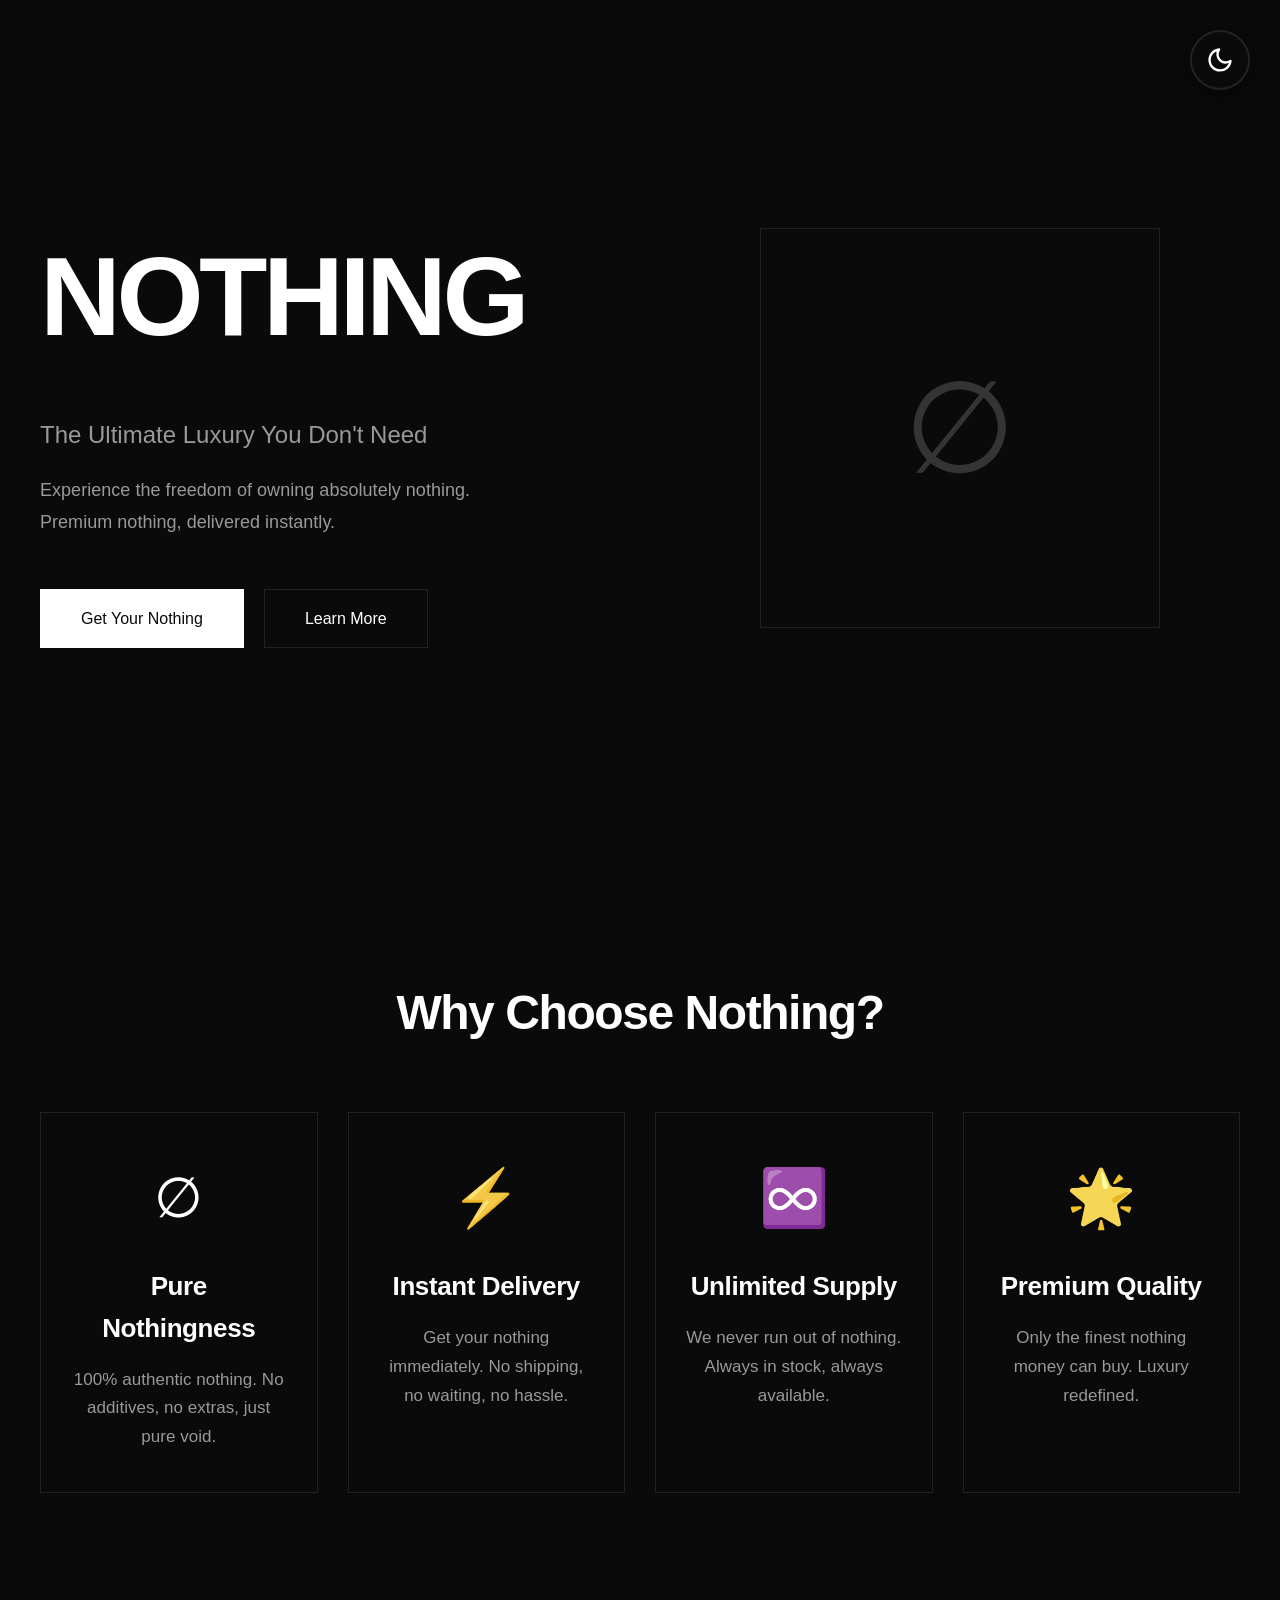
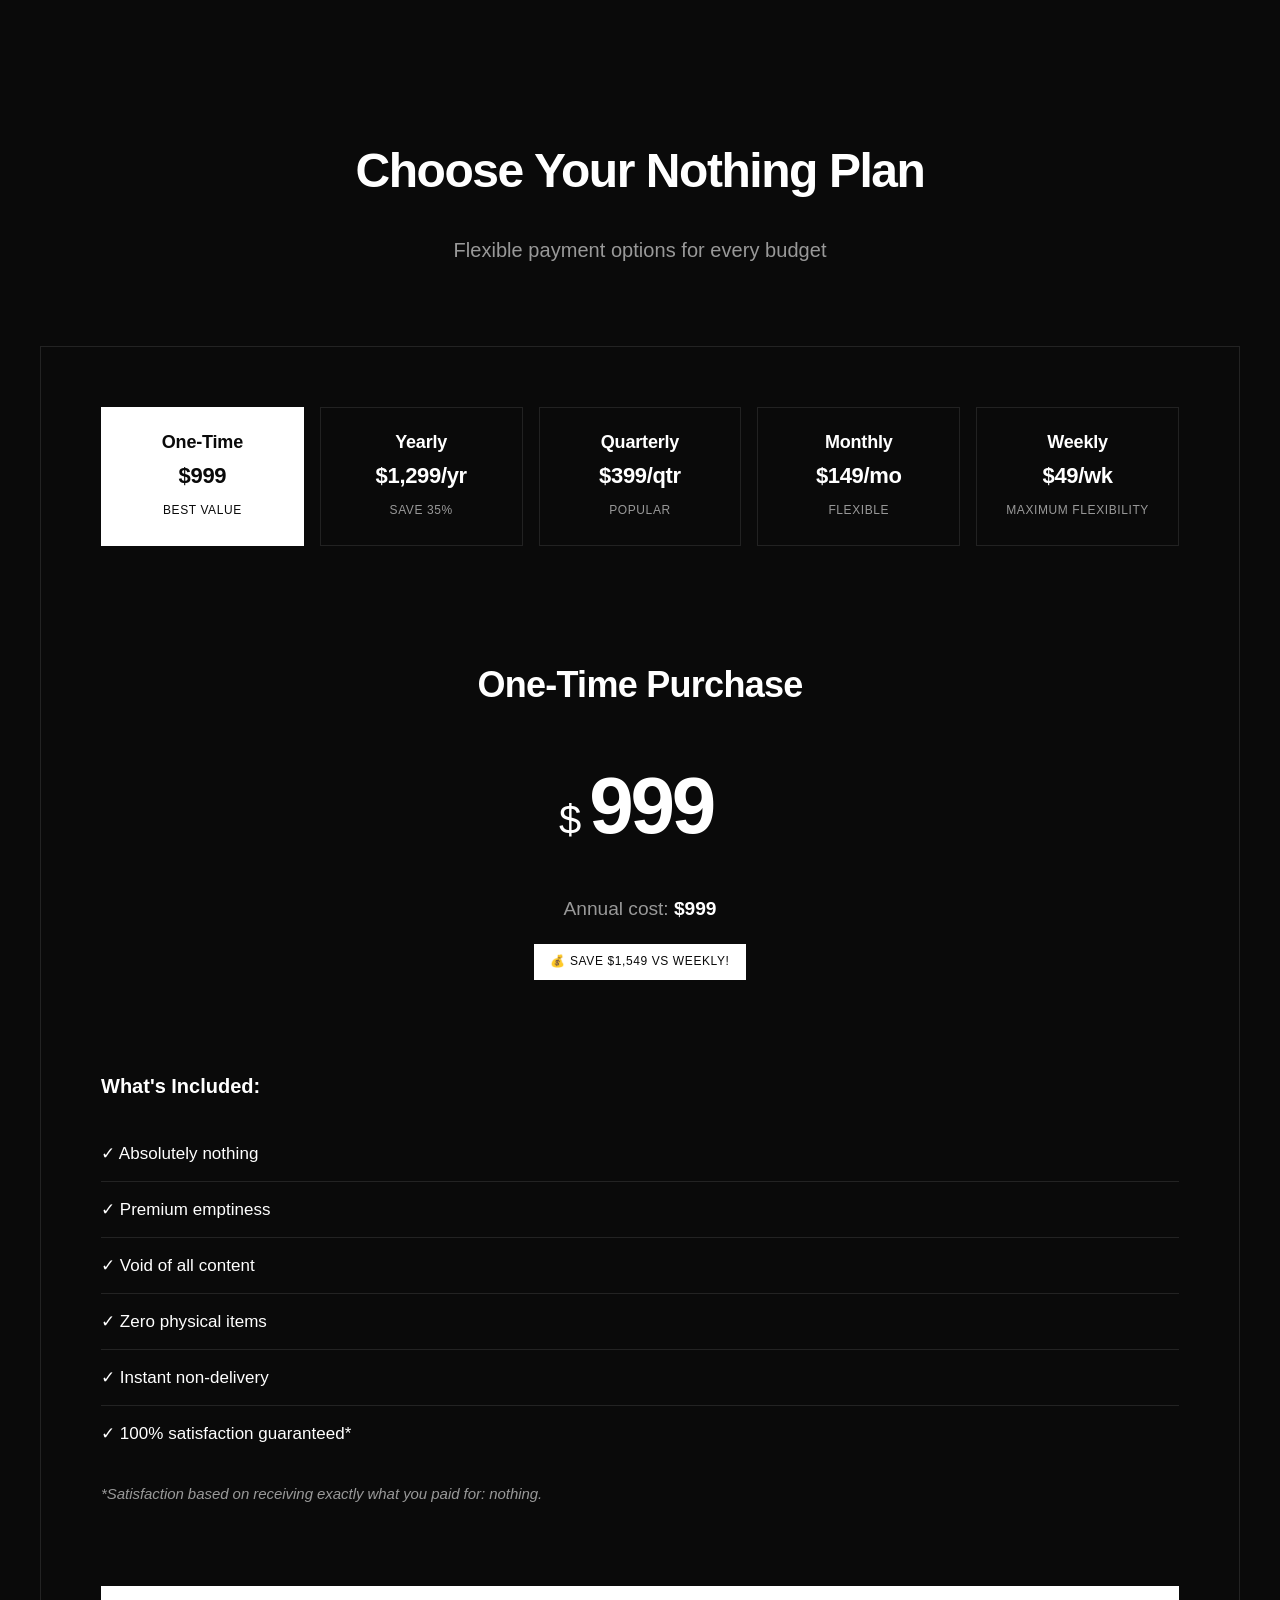
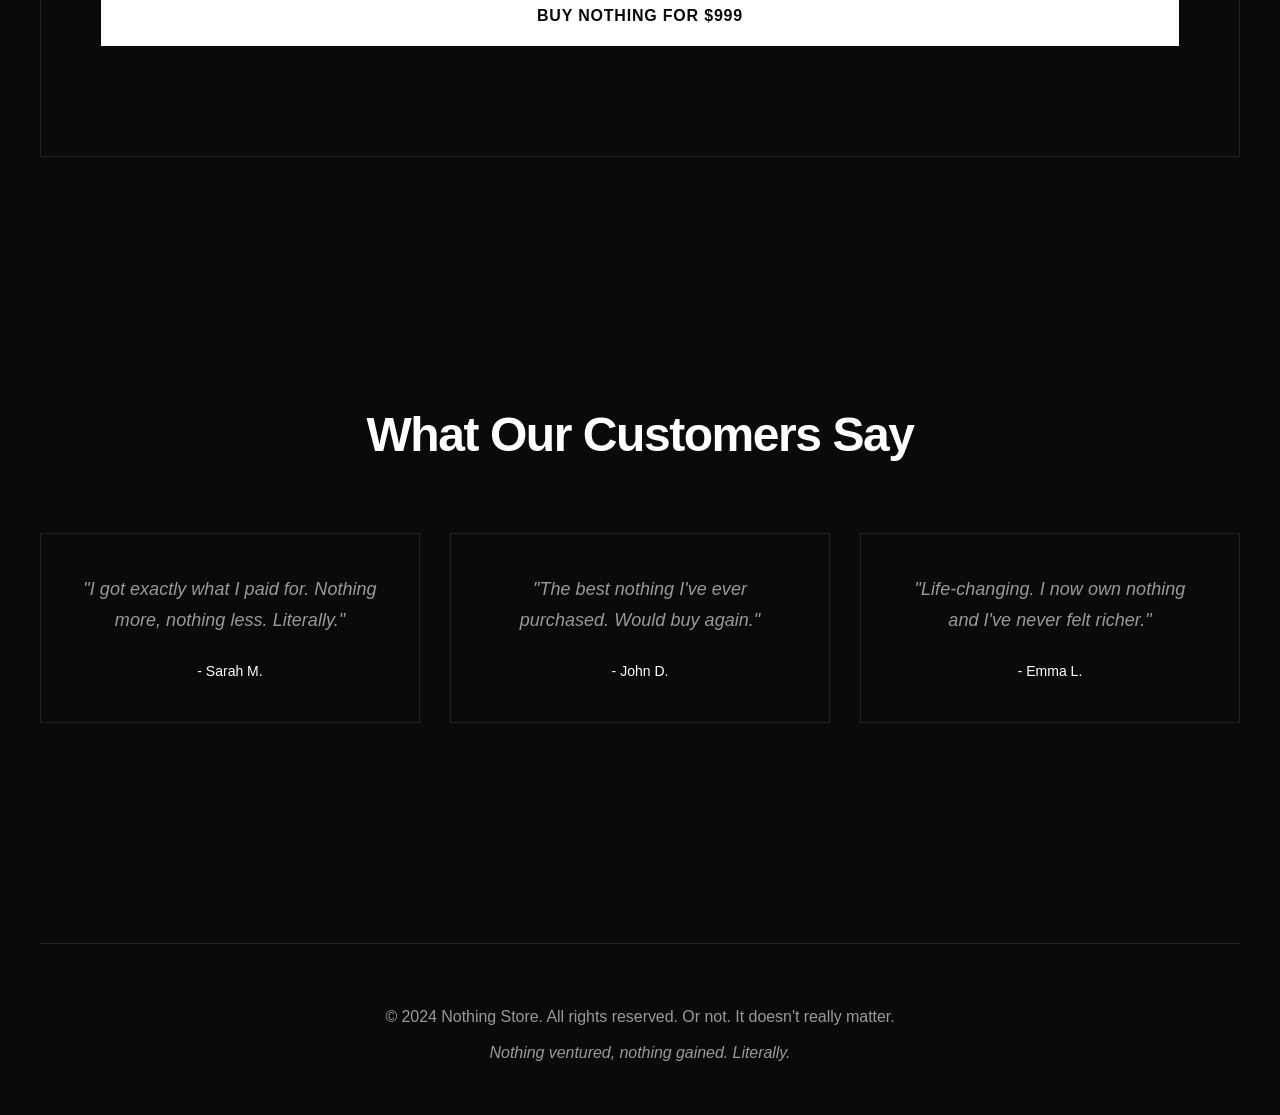
<file: index.html>
<!DOCTYPE html>
<html lang="en">
<head>
    <meta charset="UTF-8">
    <meta name="viewport" content="width=device-width, initial-scale=1.0">
    <title>Nothing Store - Buy Absolutely Nothing</title>
    <link rel="stylesheet" href="styles.css">
</head>
<body>
    <!-- Theme Toggle -->
    <button class="theme-toggle" id="theme-toggle" aria-label="Toggle theme">
        <svg class="sun-icon" xmlns="http://www.w3.org/2000/svg" width="24" height="24" viewBox="0 0 24 24" fill="none" stroke="currentColor" stroke-width="2" stroke-linecap="round" stroke-linejoin="round">
            <circle cx="12" cy="12" r="5"></circle>
            <line x1="12" y1="1" x2="12" y2="3"></line>
            <line x1="12" y1="21" x2="12" y2="23"></line>
            <line x1="4.22" y1="4.22" x2="5.64" y2="5.64"></line>
            <line x1="18.36" y1="18.36" x2="19.78" y2="19.78"></line>
            <line x1="1" y1="12" x2="3" y2="12"></line>
            <line x1="21" y1="12" x2="23" y2="12"></line>
            <line x1="4.22" y1="19.78" x2="5.64" y2="18.36"></line>
            <line x1="18.36" y1="5.64" x2="19.78" y2="4.22"></line>
        </svg>
        <svg class="moon-icon" xmlns="http://www.w3.org/2000/svg" width="24" height="24" viewBox="0 0 24 24" fill="none" stroke="currentColor" stroke-width="2" stroke-linecap="round" stroke-linejoin="round">
            <path d="M21 12.79A9 9 0 1 1 11.21 3 7 7 0 0 0 21 12.79z"></path>
        </svg>
    </button>

    <div class="container">
        <!-- Hero Section -->
        <header class="hero">
            <div class="hero-content">
                <h1 class="glitch" data-text="NOTHING">NOTHING</h1>
                <p class="tagline">The Ultimate Luxury You Don't Need</p>
                <p class="subtitle">Experience the freedom of owning absolutely nothing. Premium nothing, delivered instantly.</p>
                <div class="cta-buttons">
                    <a href="#pricing" class="btn btn-primary">Get Your Nothing</a>
                    <a href="#features" class="btn btn-secondary">Learn More</a>
                </div>
            </div>
            <div class="hero-visual">
                <div class="nothing-box">
                    <div class="empty-space"></div>
                </div>
            </div>
        </header>

        <!-- Features Section -->
        <section id="features" class="features">
            <h2>Why Choose Nothing?</h2>
            <div class="features-grid">
                <div class="feature-card">
                    <div class="feature-icon">∅</div>
                    <h3>Pure Nothingness</h3>
                    <p>100% authentic nothing. No additives, no extras, just pure void.</p>
                </div>
                <div class="feature-card">
                    <div class="feature-icon">⚡</div>
                    <h3>Instant Delivery</h3>
                    <p>Get your nothing immediately. No shipping, no waiting, no hassle.</p>
                </div>
                <div class="feature-card">
                    <div class="feature-icon">♾️</div>
                    <h3>Unlimited Supply</h3>
                    <p>We never run out of nothing. Always in stock, always available.</p>
                </div>
                <div class="feature-card">
                    <div class="feature-icon">🌟</div>
                    <h3>Premium Quality</h3>
                    <p>Only the finest nothing money can buy. Luxury redefined.</p>
                </div>
            </div>
        </section>

        <!-- Pricing Section -->
        <section id="pricing" class="pricing">
            <h2>Choose Your Nothing Plan</h2>
            <p class="pricing-subtitle">Flexible payment options for every budget</p>

            <div class="pricing-calculator">
                <div class="payment-selector">
                    <button class="payment-option active" data-frequency="onetime">
                        <span class="option-name">One-Time</span>
                        <span class="option-price">$999</span>
                        <span class="option-label">Best Value</span>
                    </button>
                    <button class="payment-option" data-frequency="yearly">
                        <span class="option-name">Yearly</span>
                        <span class="option-price">$1,299/yr</span>
                        <span class="option-label">Save 35%</span>
                    </button>
                    <button class="payment-option" data-frequency="quarterly">
                        <span class="option-name">Quarterly</span>
                        <span class="option-price">$399/qtr</span>
                        <span class="option-label">Popular</span>
                    </button>
                    <button class="payment-option" data-frequency="monthly">
                        <span class="option-name">Monthly</span>
                        <span class="option-price">$149/mo</span>
                        <span class="option-label">Flexible</span>
                    </button>
                    <button class="payment-option" data-frequency="weekly">
                        <span class="option-name">Weekly</span>
                        <span class="option-price">$49/wk</span>
                        <span class="option-label">Maximum Flexibility</span>
                    </button>
                </div>

                <div class="pricing-details">
                    <div class="selected-plan">
                        <h3 id="plan-name">One-Time Purchase</h3>
                        <div class="price-display">
                            <span class="currency">$</span>
                            <span class="amount" id="price-amount">999</span>
                            <span class="frequency" id="price-frequency"></span>
                        </div>
                        <p class="annual-cost">
                            Annual cost: <strong id="annual-cost">$999</strong>
                        </p>
                        <div class="savings-badge" id="savings-badge">
                            <span>💰 Best Value - Save $1,549!</span>
                        </div>
                    </div>

                    <div class="plan-features">
                        <h4>What's Included:</h4>
                        <ul>
                            <li>✓ Absolutely nothing</li>
                            <li>✓ Premium emptiness</li>
                            <li>✓ Void of all content</li>
                            <li>✓ Zero physical items</li>
                            <li>✓ Instant non-delivery</li>
                            <li>✓ 100% satisfaction guaranteed*</li>
                        </ul>
                        <p class="disclaimer">*Satisfaction based on receiving exactly what you paid for: nothing.</p>
                    </div>

                    <button class="btn btn-buy">Buy Nothing Now</button>
                </div>
            </div>
        </section>

        <!-- Testimonials -->
        <section class="testimonials">
            <h2>What Our Customers Say</h2>
            <div class="testimonials-grid">
                <div class="testimonial-card">
                    <p class="testimonial-text">"I got exactly what I paid for. Nothing more, nothing less. Literally."</p>
                    <p class="testimonial-author">- Sarah M.</p>
                </div>
                <div class="testimonial-card">
                    <p class="testimonial-text">"The best nothing I've ever purchased. Would buy again."</p>
                    <p class="testimonial-author">- John D.</p>
                </div>
                <div class="testimonial-card">
                    <p class="testimonial-text">"Life-changing. I now own nothing and I've never felt richer."</p>
                    <p class="testimonial-author">- Emma L.</p>
                </div>
            </div>
        </section>

        <!-- Footer -->
        <footer class="footer">
            <p>&copy; 2024 Nothing Store. All rights reserved. Or not. It doesn't really matter.</p>
            <p class="footer-tagline">Nothing ventured, nothing gained. Literally.</p>
        </footer>
    </div>

    <script src="script.js"></script>
</body>
</html>
</file>
<file: styles.css>
* {
    margin: 0;
    padding: 0;
    box-sizing: border-box;
}

:root {
    /* Monochrome minimalist palette */
    --primary-color: #000000;
    --secondary-color: #1a1a1a;
    --accent-color: #333333;
    --bg-dark: #000000;
    --bg-light: #0a0a0a;
    --text-light: #ffffff;
    --text-gray: #999999;
    --card-bg: #0a0a0a;
    --shadow-color: rgba(0, 0, 0, 0.5);
    --border-color: rgba(255, 255, 255, 0.1);
    --subtle-bg: rgba(255, 255, 255, 0.03);
}

/* Light Mode Variables - Clean white */
body.light-mode {
    --bg-dark: #ffffff;
    --bg-light: #ffffff;
    --text-light: #000000;
    --text-gray: #666666;
    --card-bg: #fafafa;
    --shadow-color: rgba(0, 0, 0, 0.05);
    --border-color: rgba(0, 0, 0, 0.1);
    --subtle-bg: rgba(0, 0, 0, 0.02);
}

body {
    font-family: -apple-system, BlinkMacSystemFont, 'SF Pro Display', 'SF Pro Text', 'Helvetica Neue', Helvetica, Arial, sans-serif;
    background: var(--bg-light);
    color: var(--text-light);
    line-height: 1.6;
    min-height: 100vh;
    transition: background 0.4s cubic-bezier(0.4, 0, 0.2, 1), color 0.4s cubic-bezier(0.4, 0, 0.2, 1);
    letter-spacing: -0.003em;
    -webkit-font-smoothing: antialiased;
    -moz-osx-font-smoothing: grayscale;
}

/* Theme Toggle Button */
.theme-toggle {
    position: fixed;
    top: 30px;
    right: 30px;
    z-index: 1000;
    width: 60px;
    height: 60px;
    border-radius: 50%;
    background: var(--card-bg);
    border: 2px solid var(--border-color);
    cursor: pointer;
    display: flex;
    align-items: center;
    justify-content: center;
    transition: all 0.3s ease;
    box-shadow: 0 5px 20px var(--shadow-color);
}

.theme-toggle:hover {
    transform: scale(1.1) rotate(15deg);
    box-shadow: 0 8px 30px var(--shadow-color);
    border-color: var(--primary-color);
}

.theme-toggle svg {
    width: 28px;
    height: 28px;
    color: var(--text-light);
    transition: all 0.3s ease;
}

.sun-icon {
    display: none;
}

.moon-icon {
    display: block;
}

body.light-mode .sun-icon {
    display: block;
}

body.light-mode .moon-icon {
    display: none;
}

/* Light Mode Specific Adjustments */
body.light-mode .btn-primary {
    background: var(--text-light);
    color: var(--bg-light);
}

body.light-mode .btn-primary:hover {
    background: transparent;
    color: var(--text-light);
}

body.light-mode .payment-option.active {
    background: var(--text-light);
    color: var(--bg-light);
}

body.light-mode .savings-badge {
    background: var(--text-light);
    color: var(--bg-light);
}

body.light-mode .btn-buy {
    background: var(--text-light);
    color: var(--bg-light);
}

body.light-mode .btn-buy:hover {
    background: transparent;
    color: var(--text-light);
}

.container {
    max-width: 1280px;
    margin: 0 auto;
    padding: 0 40px;
}

/* Hero Section */
.hero {
    display: grid;
    grid-template-columns: 1fr 1fr;
    gap: 80px;
    align-items: center;
    min-height: 95vh;
    padding: 80px 0;
}

.hero-content h1 {
    font-size: 7rem;
    font-weight: 700;
    letter-spacing: -0.04em;
    color: var(--text-light);
    margin-bottom: 30px;
    animation: fadeInUp 1s cubic-bezier(0.4, 0, 0.2, 1);
}

.glitch {
    position: relative;
}

.glitch:hover {
    animation: glitch 0.3s ease;
}

@keyframes glitch {
    0%, 100% { transform: translate(0); }
    20% { transform: translate(-2px, 2px); }
    40% { transform: translate(-2px, -2px); }
    60% { transform: translate(2px, 2px); }
    80% { transform: translate(2px, -2px); }
}

.tagline {
    font-size: 1.5rem;
    font-weight: 400;
    color: var(--text-gray);
    margin-bottom: 20px;
    animation: fadeInUp 1s cubic-bezier(0.4, 0, 0.2, 1) 0.2s both;
    letter-spacing: 0;
}

.subtitle {
    font-size: 1.125rem;
    font-weight: 400;
    color: var(--text-gray);
    margin-bottom: 50px;
    line-height: 1.8;
    max-width: 500px;
    animation: fadeInUp 1s cubic-bezier(0.4, 0, 0.2, 1) 0.4s both;
    letter-spacing: 0.002em;
}

.cta-buttons {
    display: flex;
    gap: 20px;
    animation: fadeInUp 1s ease 0.6s both;
}

.btn {
    padding: 16px 40px;
    font-size: 1rem;
    font-weight: 500;
    text-decoration: none;
    border-radius: 0;
    transition: all 0.3s ease;
    cursor: pointer;
    border: 1px solid var(--text-light);
    display: inline-block;
    letter-spacing: 0;
}

.btn-primary {
    background: var(--text-light);
    color: var(--bg-light);
}

.btn-primary:hover {
    background: transparent;
    color: var(--text-light);
}

.btn-secondary {
    background: transparent;
    color: var(--text-light);
    border: 1px solid var(--border-color);
}

.btn-secondary:hover {
    background: var(--text-light);
    color: var(--bg-light);
    border-color: var(--text-light);
}

/* Hero Visual */
.hero-visual {
    display: flex;
    justify-content: center;
    align-items: center;
    animation: fadeInUp 1s ease 0.8s both;
}

.nothing-box {
    width: 400px;
    height: 400px;
    border: 1px solid var(--border-color);
    border-radius: 0;
    position: relative;
    background: transparent;
    box-shadow: none;
    animation: float 4s cubic-bezier(0.4, 0, 0.2, 1) infinite;
}

.empty-space {
    position: absolute;
    top: 50%;
    left: 50%;
    transform: translate(-50%, -50%);
    font-size: 8rem;
    opacity: 0.3;
}

.empty-space::before {
    content: '∅';
    color: var(--text-gray);
}

@keyframes float {
    0%, 100% { transform: translateY(0px); }
    50% { transform: translateY(-20px); }
}

@keyframes fadeInUp {
    from {
        opacity: 0;
        transform: translateY(30px);
    }
    to {
        opacity: 1;
        transform: translateY(0);
    }
}

/* Features Section */
.features {
    padding: 120px 0;
    text-align: center;
}

.features h2 {
    font-size: 3rem;
    font-weight: 600;
    margin-bottom: 60px;
    letter-spacing: -0.03em;
    color: var(--text-light);
}

.features-grid {
    display: grid;
    grid-template-columns: repeat(auto-fit, minmax(250px, 1fr));
    gap: 30px;
    margin-top: 50px;
}

.feature-card {
    background: transparent;
    padding: 40px 30px;
    border-radius: 0;
    transition: all 0.3s ease;
    border: 1px solid var(--border-color);
    box-shadow: none;
}

.feature-card:hover {
    border-color: var(--text-light);
}

.feature-icon {
    font-size: 3.5rem;
    margin-bottom: 24px;
    filter: grayscale(0.2);
}

.feature-card h3 {
    font-size: 1.625rem;
    font-weight: 600;
    margin-bottom: 16px;
    color: var(--text-light);
    letter-spacing: -0.015em;
}

.feature-card p {
    color: var(--text-gray);
    font-size: 1.0625rem;
    line-height: 1.7;
    letter-spacing: 0.002em;
}

/* Pricing Section */
.pricing {
    padding: 120px 0;
}

.pricing h2 {
    font-size: 3rem;
    font-weight: 600;
    text-align: center;
    margin-bottom: 24px;
    letter-spacing: -0.03em;
    color: var(--text-light);
}

.pricing-subtitle {
    text-align: center;
    color: var(--text-gray);
    font-size: 1.25rem;
    margin-bottom: 80px;
    letter-spacing: 0.002em;
}

.pricing-calculator {
    background: transparent;
    border-radius: 0;
    padding: 60px;
    border: 1px solid var(--border-color);
    box-shadow: none;
}

.payment-selector {
    display: grid;
    grid-template-columns: repeat(auto-fit, minmax(180px, 1fr));
    gap: 16px;
    margin-bottom: 60px;
}

.payment-option {
    background: transparent;
    border: 1px solid var(--border-color);
    border-radius: 0;
    padding: 24px 20px;
    cursor: pointer;
    transition: all 0.3s ease;
    display: flex;
    flex-direction: column;
    align-items: center;
    gap: 10px;
    position: relative;
    overflow: hidden;
}

.payment-option:hover {
    border-color: var(--text-light);
}

.payment-option.active {
    background: var(--text-light);
    border-color: var(--text-light);
}

.option-name {
    font-size: 1.125rem;
    font-weight: 600;
    color: var(--text-light);
    letter-spacing: -0.01em;
}

.option-price {
    font-size: 1.375rem;
    font-weight: 700;
    color: var(--text-light);
    letter-spacing: -0.015em;
}

.option-label {
    font-size: 0.75rem;
    color: var(--text-gray);
    background: transparent;
    padding: 4px 0;
    border-radius: 0;
    letter-spacing: 0.05em;
    font-weight: 400;
    text-transform: uppercase;
}

.payment-option.active .option-label {
    color: var(--bg-light);
}

.payment-option.active .option-name,
.payment-option.active .option-price {
    color: var(--bg-light);
}

.pricing-details {
    background: transparent;
    border-radius: 0;
    padding: 50px 0;
}

.selected-plan {
    text-align: center;
    margin-bottom: 50px;
}

.selected-plan h3 {
    font-size: 2.25rem;
    font-weight: 600;
    margin-bottom: 28px;
    letter-spacing: -0.02em;
}

.price-display {
    display: flex;
    align-items: baseline;
    justify-content: center;
    gap: 8px;
    margin-bottom: 24px;
}

.currency {
    font-size: 2.5rem;
    font-weight: 400;
    color: var(--text-light);
}

.amount {
    font-size: 5rem;
    font-weight: 700;
    letter-spacing: -0.04em;
    color: var(--text-light);
}

.frequency {
    font-size: 1.5rem;
    font-weight: 400;
    color: var(--text-gray);
    letter-spacing: 0;
}

.annual-cost {
    font-size: 1.2rem;
    color: var(--text-gray);
    margin-bottom: 20px;
}

.annual-cost strong {
    color: var(--text-light);
}

.savings-badge {
    display: inline-block;
    background: var(--text-light);
    padding: 8px 16px;
    border-radius: 0;
    font-weight: 500;
    font-size: 0.75rem;
    letter-spacing: 0.05em;
    text-transform: uppercase;
    color: var(--bg-light);
}

.savings-badge.hidden {
    display: none;
}

@keyframes pulse {
    0%, 100% { transform: scale(1); opacity: 1; }
    50% { transform: scale(1.03); opacity: 0.95; }
}

.plan-features {
    background: transparent;
    border-radius: 0;
    padding: 40px 0;
    margin-bottom: 40px;
    border: none;
}

.plan-features h4 {
    font-size: 1.25rem;
    font-weight: 600;
    margin-bottom: 24px;
    color: var(--text-light);
    letter-spacing: 0;
}

.plan-features ul {
    list-style: none;
    margin-bottom: 20px;
}

.plan-features li {
    padding: 14px 0;
    font-size: 1.0625rem;
    border-bottom: 1px solid var(--border-color);
    letter-spacing: 0.002em;
}

.plan-features li:last-child {
    border-bottom: none;
}

.disclaimer {
    font-size: 0.9375rem;
    color: var(--text-gray);
    font-style: italic;
    line-height: 1.6;
}

.btn-buy {
    width: 100%;
    background: var(--text-light);
    color: var(--bg-light);
    font-size: 1rem;
    font-weight: 600;
    padding: 20px;
    border-radius: 0;
    border: 1px solid var(--text-light);
    letter-spacing: 0.05em;
    text-transform: uppercase;
}

.btn-buy:hover {
    background: transparent;
    color: var(--text-light);
}

/* Testimonials */
.testimonials {
    padding: 120px 0;
    text-align: center;
}

.testimonials h2 {
    font-size: 3rem;
    font-weight: 600;
    margin-bottom: 60px;
    letter-spacing: -0.03em;
    color: var(--text-light);
}

.testimonials-grid {
    display: grid;
    grid-template-columns: repeat(auto-fit, minmax(300px, 1fr));
    gap: 30px;
}

.testimonial-card {
    background: transparent;
    padding: 40px;
    border-radius: 0;
    border: 1px solid var(--border-color);
    box-shadow: none;
    transition: all 0.3s ease;
}

.testimonial-card:hover {
    border-color: var(--text-light);
}

.testimonial-text {
    font-size: 1.125rem;
    font-style: italic;
    margin-bottom: 24px;
    color: var(--text-gray);
    line-height: 1.7;
    letter-spacing: 0.002em;
}

.testimonial-author {
    font-weight: 500;
    font-size: 0.875rem;
    color: var(--text-light);
    letter-spacing: 0;
}

/* Footer */
.footer {
    text-align: center;
    padding: 60px 0 40px;
    border-top: 1px solid var(--border-color);
    margin-top: 100px;
}

.footer p {
    color: var(--text-gray);
    margin-bottom: 10px;
}

.footer-tagline {
    font-style: italic;
}

/* Responsive Design */
@media (max-width: 968px) {
    .container {
        padding: 0 24px;
    }

    .hero {
        grid-template-columns: 1fr;
        text-align: center;
        gap: 60px;
        padding: 60px 0;
    }

    .hero-content h1 {
        font-size: 4.5rem;
    }

    .tagline {
        font-size: 1.75rem;
    }

    .subtitle {
        max-width: 100%;
    }

    .cta-buttons {
        justify-content: center;
    }

    .nothing-box {
        width: 320px;
        height: 320px;
    }

    .features h2,
    .pricing h2,
    .testimonials h2 {
        font-size: 3rem;
    }

    .pricing-calculator {
        padding: 40px 32px;
    }

    .payment-selector {
        grid-template-columns: 1fr 1fr;
    }
}

@media (max-width: 640px) {
    .container {
        padding: 0 20px;
    }

    .hero {
        padding: 40px 0;
    }

    .hero-content h1 {
        font-size: 3.5rem;
    }

    .tagline {
        font-size: 1.5rem;
    }

    .subtitle {
        font-size: 1.0625rem;
    }

    .cta-buttons {
        flex-direction: column;
        align-items: stretch;
        gap: 16px;
    }

    .btn {
        padding: 16px 36px;
    }

    .nothing-box {
        width: 280px;
        height: 280px;
    }

    .features,
    .pricing,
    .testimonials {
        padding: 80px 0;
    }

    .features h2,
    .pricing h2,
    .testimonials h2 {
        font-size: 2.5rem;
        margin-bottom: 50px;
    }

    .feature-card,
    .testimonial-card {
        padding: 40px 32px;
    }

    .pricing-calculator {
        padding: 32px 24px;
    }

    .pricing-details {
        padding: 32px 24px;
    }

    .amount {
        font-size: 4rem;
    }

    .currency {
        font-size: 2.5rem;
    }

    .frequency {
        font-size: 1.25rem;
    }

    .payment-selector {
        grid-template-columns: 1fr;
    }

    .theme-toggle {
        width: 52px;
        height: 52px;
        top: 20px;
        right: 20px;
    }

    .theme-toggle svg {
        width: 24px;
        height: 24px;
    }
}
</file>
